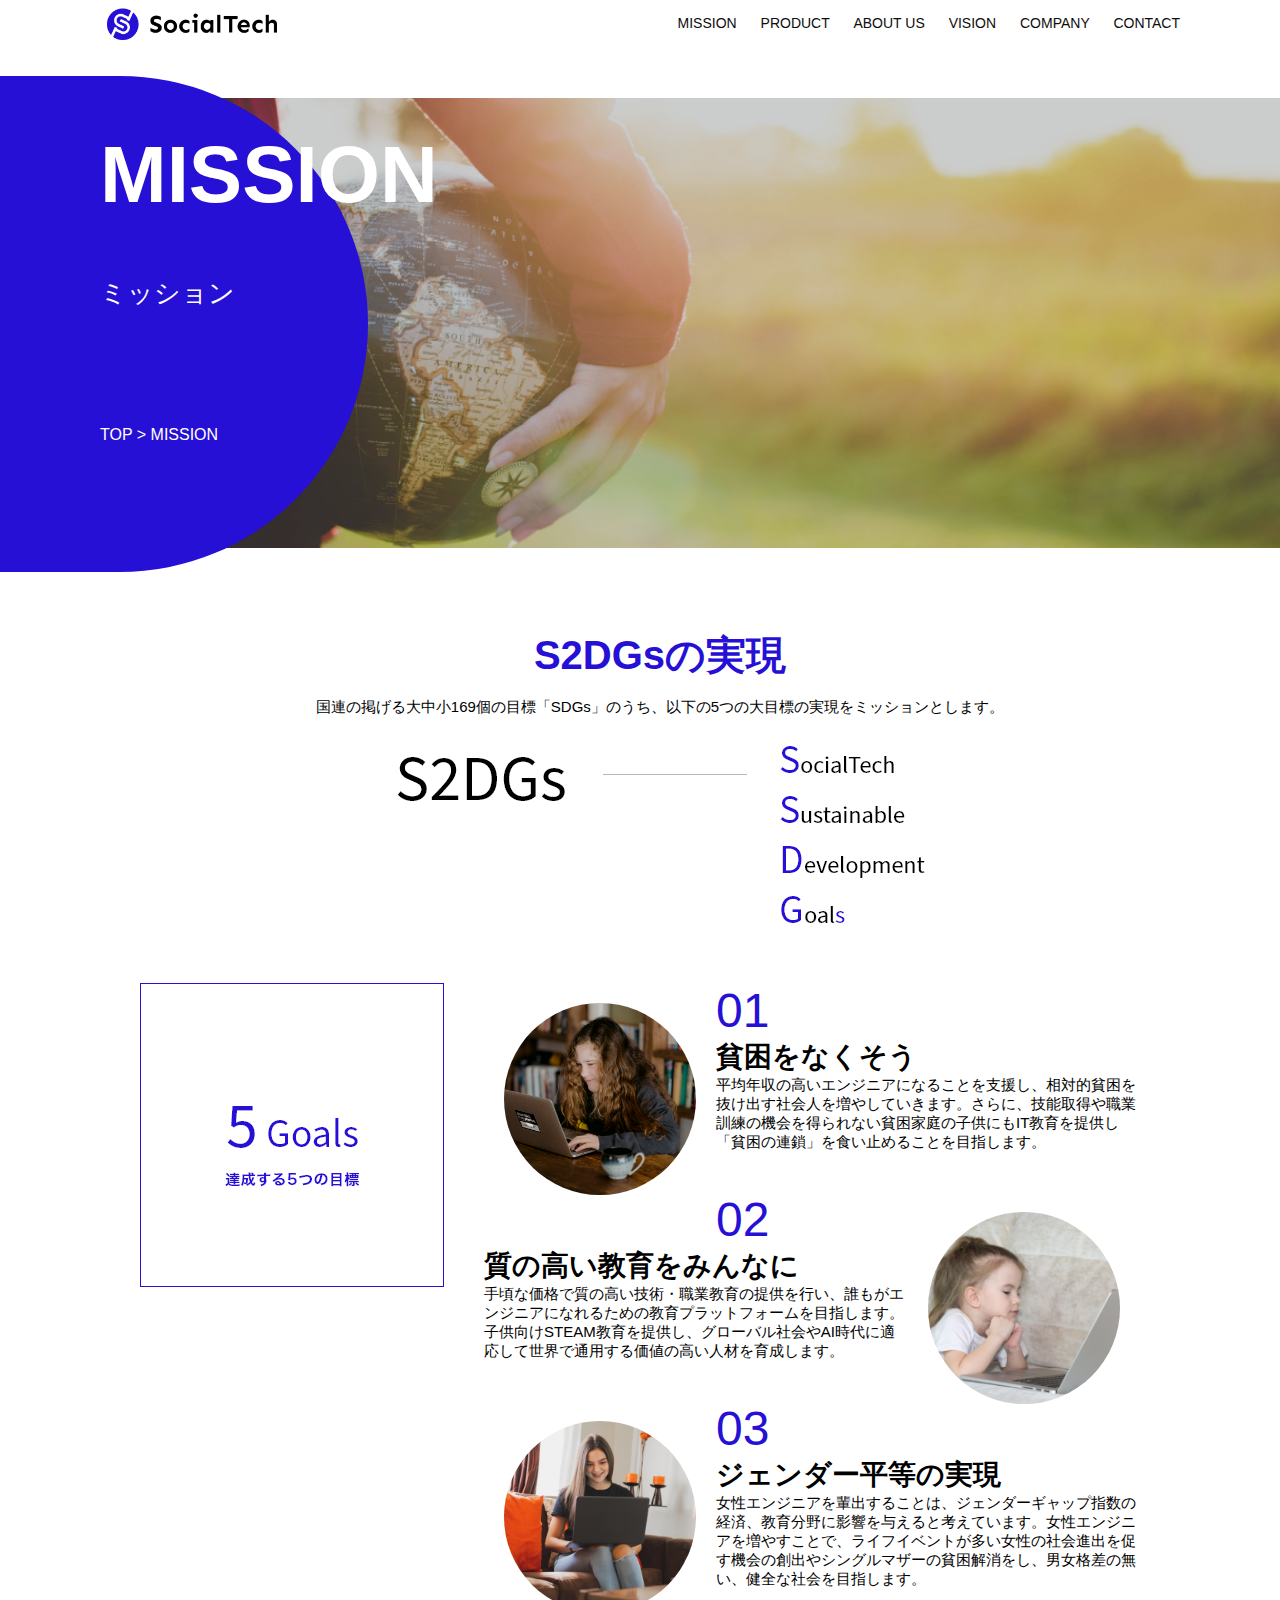
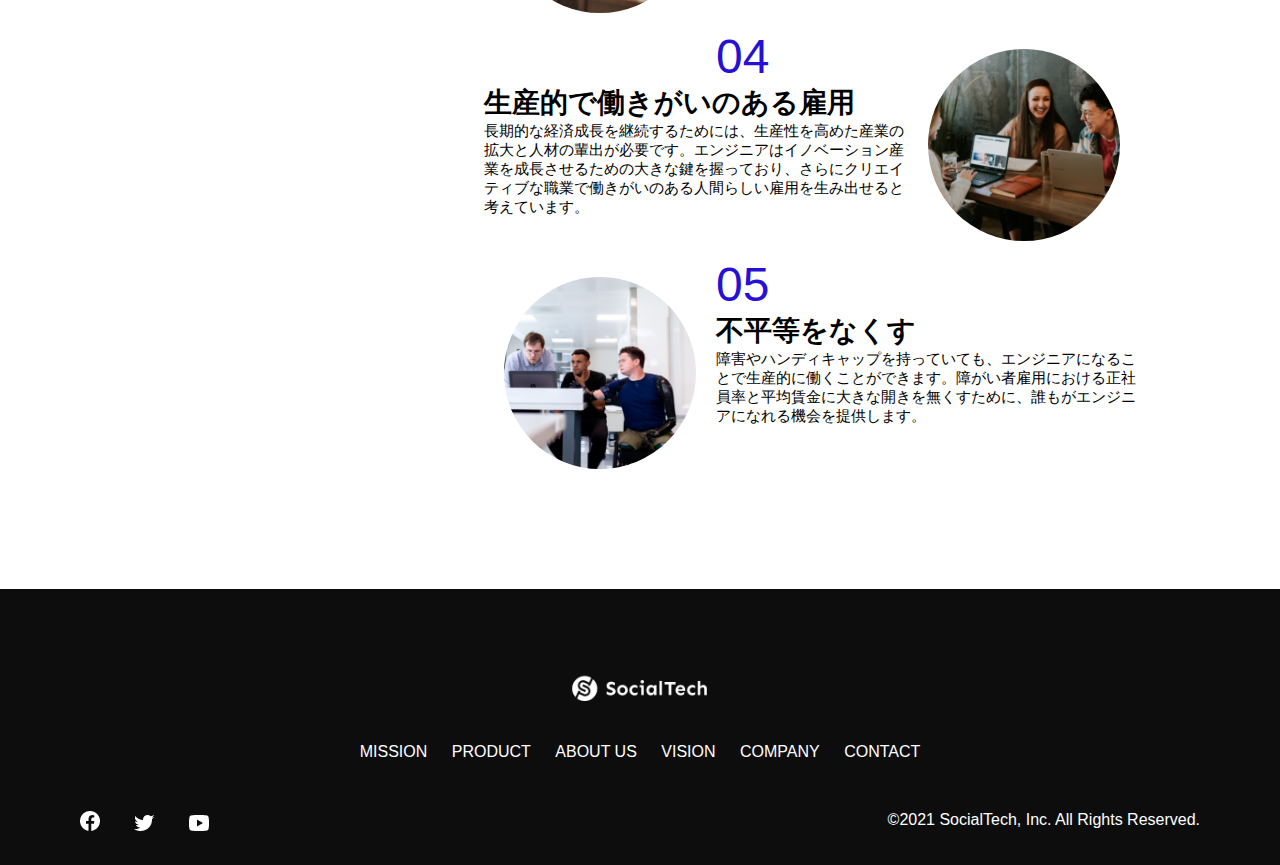
<file: mission.html>
<!DOCTYPE html>
<html>
  <head>
    <title>SocialTech - MISSION ミッション -</title>
    <meta charset="UTF-8">
    <meta name="description" content="SocialTechが目指す5つの目標（S2DGs）を紹介します">
    <meta name="viewport" content="width=device-width, initial-scale=1.0">
    <link rel="stylesheet" href="style.css">
  </head>

  <body>
    <!-- ヘッダー -->
    <header>
      <!-- ロゴ -->
      <a href="index.html" id="logo"><img src="images/logo.png" alt="トップページに戻る"></a>
    
      <!-- PC用ナビゲーション -->
      <nav id="nav-pc">
        <a href="mission.html">MISSION</a>
        <a href="product.html">PRODUCT</a>
        <a href="index.html#aboutus">ABOUT US</a>
        <a href="index.html#vision">VISION</a>
        <a href="index.html#company">COMPANY</a>
        <a href="index.html#contact">CONTACT</a>
      </nav>

      <!-- スマホ用メニューボタン -->
      <img id="menu-sp" src="images/button-menu.png" alt="ナビゲーションを開く" onclick="document.getElementById('nav-sp').style.display = 'block'">

      <!-- スマホ用ナビゲーション -->
      <nav id="nav-sp">
        <img id="close" src="images/button-close.png" alt="ナビゲーションを閉じる" onclick="document.getElementById('nav-sp').style.display = 'none'">
        <a id="logo-sp" href="index.html" onclick="document.getElementById('nav-sp').style.display = 'none'"><img
            src="images/logo-sp.png" alt="トップページに戻る"></a>
        <a class="menu" href="mission.html" onclick="document.getElementById('nav-sp').style.display = 'none'">MISSION</a>
        <a class="menu" href="product.html" onclick="document.getElementById('nav-sp').style.display = 'none'">PRODUCT</a>
        <a class="menu" href="index.html#aboutus" onclick="document.getElementById('nav-sp').style.display = 'none'">ABOUT
          US</a>
        <a class="menu" href="index.html#vision"
          onclick="document.getElementById('nav-sp').style.display = 'none'">VISION</a>
        <a class="menu" href="index.html#company"
          onclick="document.getElementById('nav-sp').style.display = 'none'">COMPANY</a>
        <a class="menu" href="index.html#contact"
          onclick="document.getElementById('nav-sp').style.display = 'none'">CONTACT</a>
        <div id="sns">
          <a href="https://www.facebook.com/sejuku2013"><img src="images/button-facebook.png" alt="Facebookのリンク"></a>
          <a href="https://twitter.com/samuraijuku"><img src="images/button-twitter.png" alt="Twitterのリンク"></a>
          <a href="https://www.youtube.com/channel/UCCFOQO5aDK0xXam4cUQXT8g"><img src="images/button-youtube.png" alt="YouTubeのリンク"></a>
        </div>
      </nav>
    </header>

    <main>
      <article>
        <section id="mission-main">
          <div id="mission-title">
            <h1>MISSION</h1>
            <span>ミッション</span>
            <div>TOP > MISSION</div>
          </div>
        </section>

        <div class="mission-wrap">
          <section id="mission-s2dgs">
            <h2 class="mission-h2">S2DGsの実現</h2>
            <p>国連の掲げる大中小169個の目標「SDGs」のうち、以下の5つの大目標の実現をミッションとします。</p>
            <img src="images/mission/mission-s2dgs.png" alt="S2DGs">
          </section>
          
          <section id="mission-5goals">
            <div>
              <img id="s2dgs-image" src="images/mission/mission-5goals.png" alt="5Goals">
            </div>
  
            <div>
              <div>
                <img class="fivegoals-image-left" src="images/mission/mission-5goals01.png" alt="PCを操作する女の子">
                <span class="fivegoals-number">01</span>
                <h3 class="fivegoals-h3">貧困をなくそう</h3>
                <p class="fivegoals-p">
                  平均年収の高いエンジニアになることを支援し、相対的貧困を抜け出す社会人を増やしていきます。さらに、技能取得や職業訓練の機会を得られない貧困家庭の子供にもIT教育を提供し「貧困の連鎖」を食い止めることを目指します。
                </p>
              </div>
  
              <div>
                <img class="fivegoals-image-right" src="images/mission/mission-5goals02.png" alt="PCを見つめる小さい女の子">
                <span class="fivegoals-number">02</span>
                <h3 class="fivegoals-h3">質の高い教育をみんなに</h3>
                <p class="fivegoals-p">
                  手頃な価格で質の高い技術・職業教育の提供を行い、誰もがエンジニアになれるための教育プラットフォームを目指します。子供向けSTEAM教育を提供し、グローバル社会やAI時代に適応して世界で通用する価値の高い人材を育成します。
                </p>
              </div>
  
              <div>
                <img class="fivegoals-image-left" src="images/mission/mission-5goals03.png" alt="PCを操作する女性">
                <span class="fivegoals-number">03</span>
                <h3 class="fivegoals-h3">ジェンダー平等の実現</h3>
                <p class="fivegoals-p">
                  女性エンジニアを輩出することは、ジェンダーギャップ指数の経済、教育分野に影響を与えると考えています。女性エンジニアを増やすことで、ライフイベントが多い女性の社会進出を促す機会の創出やシングルマザーの貧困解消をし、男女格差の無い、健全な社会を目指します。
                </p>
              </div>
      
              <div>
                <img class="fivegoals-image-right" src="images/mission/mission-5goals04.png" alt="笑顔で話し合う3人の男女">
                <span class="fivegoals-number">04</span>
                <h3 class="fivegoals-h3">生産的で働きがいのある雇用</h3>
                <p class="fivegoals-p">
                  長期的な経済成長を継続するためには、生産性を高めた産業の拡大と人材の輩出が必要です。エンジニアはイノベーション産業を成長させるための大きな鍵を握っており、さらにクリエイティブな職業で働きがいのある人間らしい雇用を生み出せると考えています。
                </p>
              </div>
      
              <div>
                <img class="fivegoals-image-left" src="images/mission/mission-5goals05.png" alt="障害を持つ男性が生き生きと働く様子">
                <span class="fivegoals-number">05</span>
                <h3 class="fivegoals-h3">不平等をなくす</h3>
                <p class="fivegoals-p">
                  障害やハンディキャップを持っていても、エンジニアになることで生産的に働くことができます。障がい者雇用における正社員率と平均賃金に大きな開きを無くすために、誰もがエンジニアになれる機会を提供します。
                </p>
              </div>
            </div>
          </section>
  
        </div>
      </article>

      <footer>
        <div id="footer-logo">
          <img src="images/logo-sp.png" alt="SocialTech">
        </div>
        <div id="footer-link">
          <a href="mission.html">MISSION</a>
          <a href="product.html">PRODUCT</a>
          <a href="index.html#aboutus">ABOUT US</a>
          <a href="index.html#vision">VISION</a>
          <a href="index.html#company">COMPANY</a>
          <a href="index.html#contact">CONTACT</a>
        </div>
        <div id="sns-footer">
          <a href="https://www.facebook.com/sejuku2013"><img src="images/button-facebook.png" alt="Facebookのリンク"></a>
          <a href="https://twitter.com/samuraijuku"><img src="images/button-twitter.png" alt="Twitterのリンク"></a>
          <a href="https://www.youtube.com/channel/UCCFOQO5aDK0xXam4cUQXT8g"><img src="images/button-youtube.png" alt="YouTubeのリンク"></a>
          <span id="copyright">&copy;2021 SocialTech, Inc. All Rights Reserved. </span>
        </div>
      </footer>

    </main>
  </body>
</html>
</file>
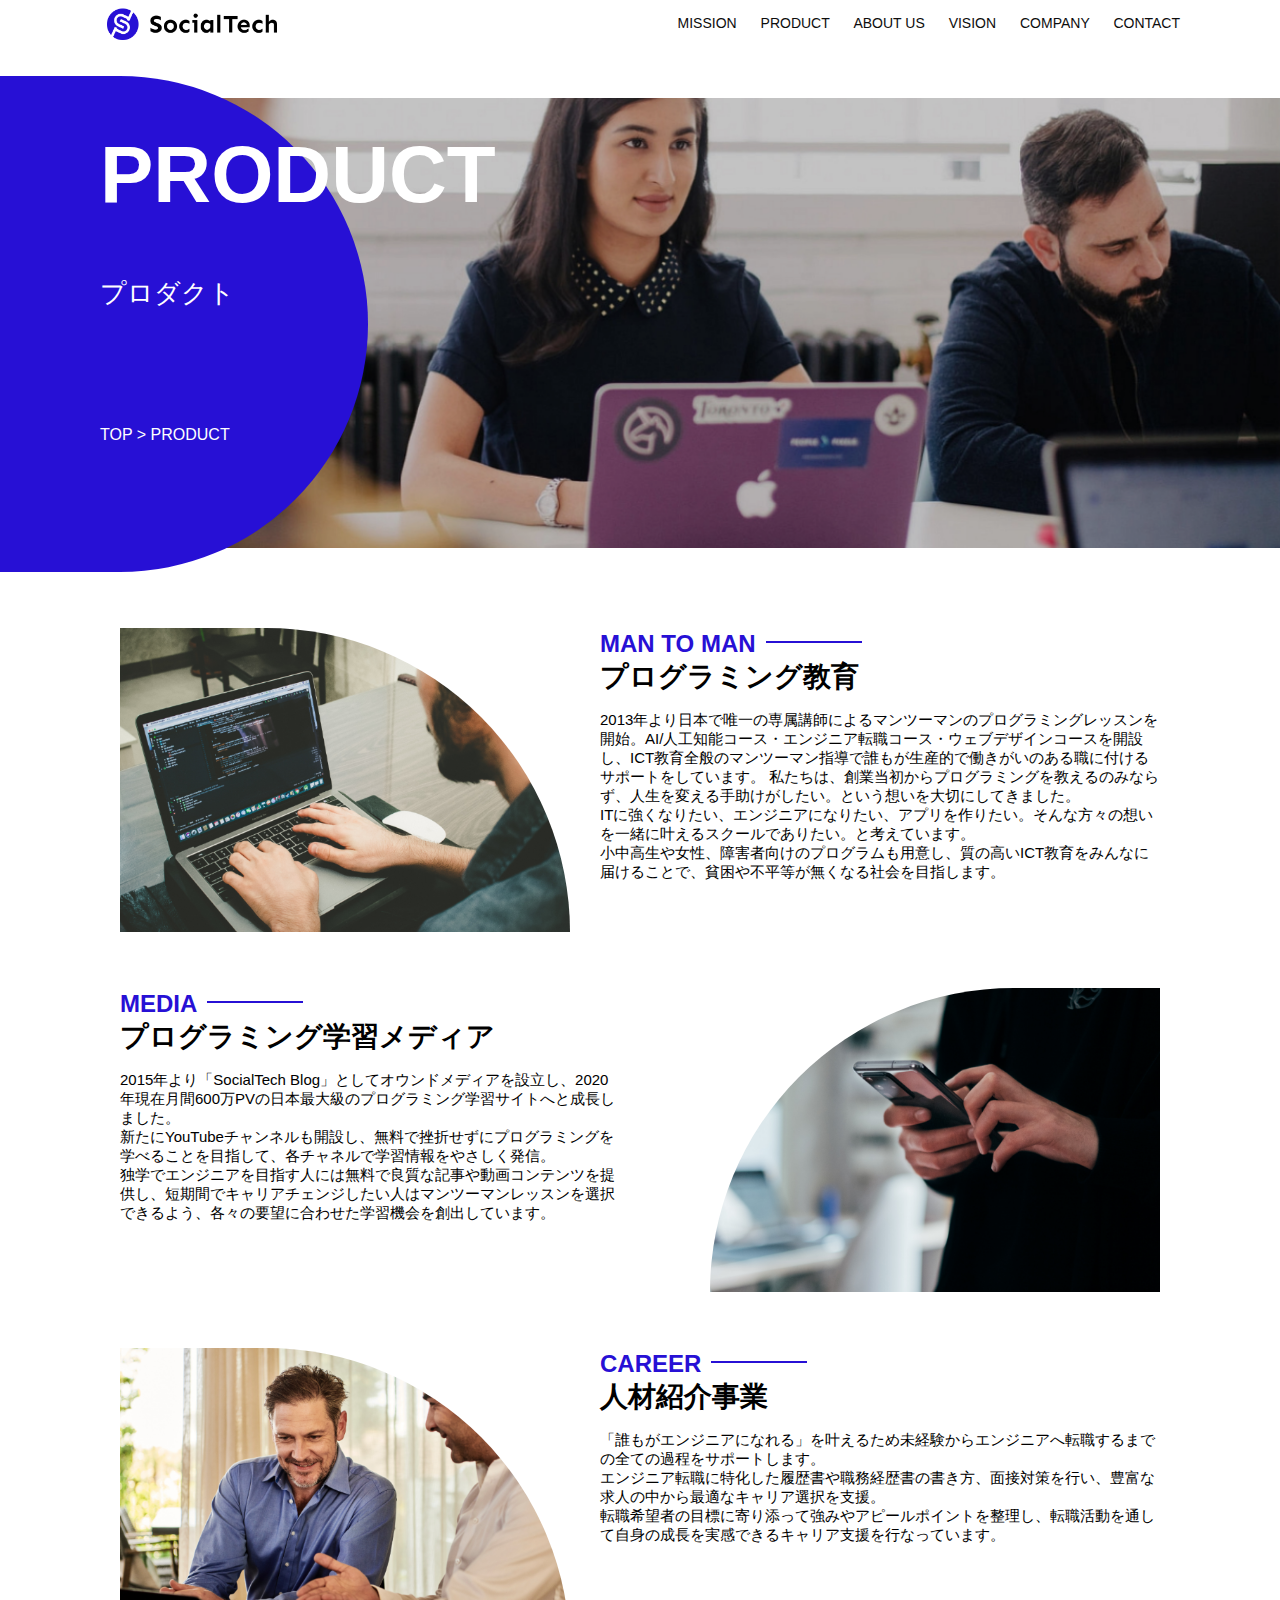
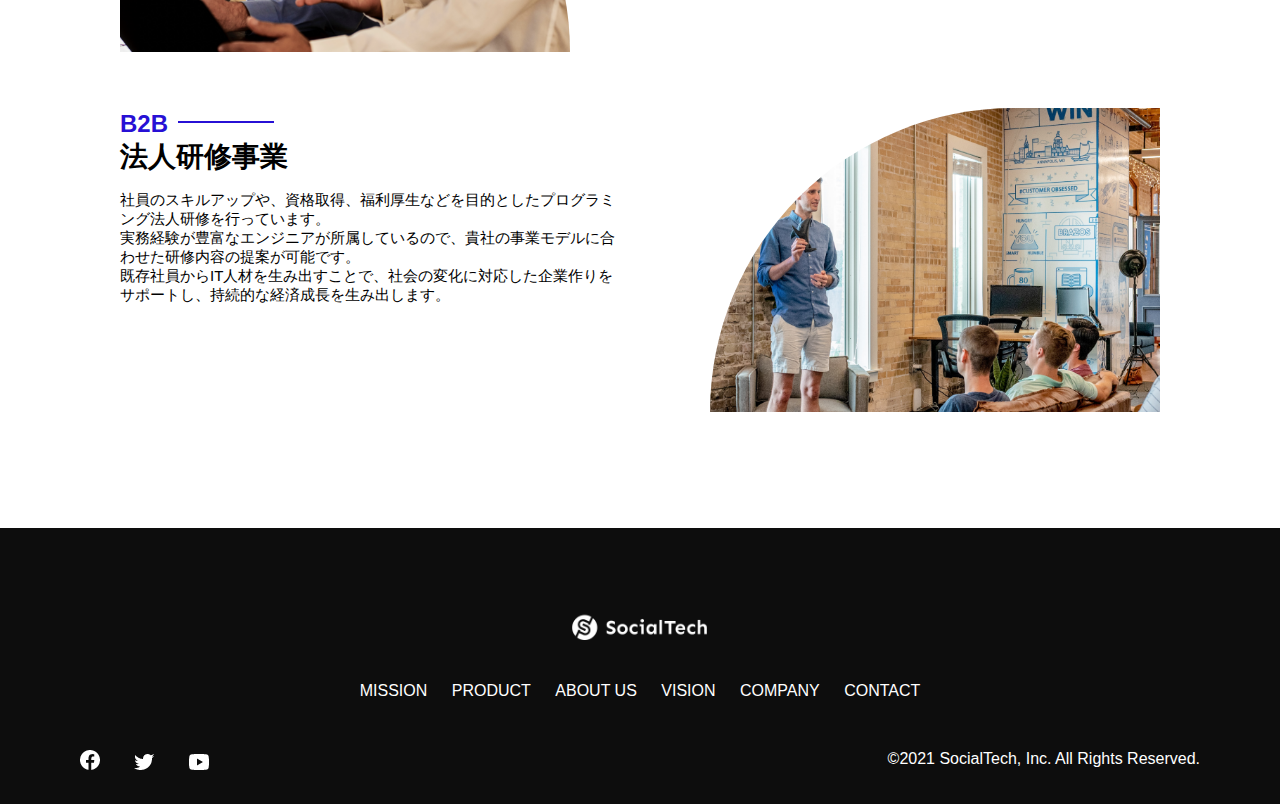
<file: product.html>
<!DOCTYPE html>
<html>
  <head>
    <title>SocialTech -PRODUCT プロダクト-</title>
    <meta charset="UTF-8">
    <meta name="description" content="SocialTechの4つのプロダクトを紹介します">
    <meta name="viewport" content="width=device-width, initial-scale=1.0">
    <link rel="stylesheet" href="style.css">
  </head>

  <body>
    <!-- ヘッダー -->
    <header>
      <!-- ロゴ -->
      <a href="index.html" id="logo"><img src="images/logo.png" alt="トップページに戻る"></a>
  
      <!-- PC用ナビゲーション -->
      <nav id="nav-pc">
        <a href="mission.html">MISSION</a>
        <a href="product.html">PRODUCT</a>
        <a href="index.html#aboutus">ABOUT US</a>
        <a href="index.html#vision">VISION</a>
        <a href="index.html#company">COMPANY</a>
        <a href="index.html#contact">CONTACT</a>
      </nav>

      <!-- スマホ用メニューボタン -->
      <img id="menu-sp" src="images/button-menu.png" alt="ナビゲーションを開く" onclick="document.getElementById('nav-sp').style.display = 'block'">

      <!-- スマホ用ナビゲーション -->
      <nav id="nav-sp">
        <img id="close" src="images/button-close.png" alt="ナビゲーションを閉じる" onclick="document.getElementById('nav-sp').style.display = 'none'">
        <a id="logo-sp" href="index.html" onclick="document.getElementById('nav-sp').style.display = 'none'"><img
            src="images/logo-sp.png" alt="トップページに戻る"></a>
        <a class="menu" href="mission.html" onclick="document.getElementById('nav-sp').style.display = 'none'">MISSION</a>
        <a class="menu" href="product.html" onclick="document.getElementById('nav-sp').style.display = 'none'">PRODUCT</a>
        <a class="menu" href="index.html#aboutus" onclick="document.getElementById('nav-sp').style.display = 'none'">ABOUT
          US</a>
        <a class="menu" href="index.html#vision"
          onclick="document.getElementById('nav-sp').style.display = 'none'">VISION</a>
        <a class="menu" href="index.html#company"
          onclick="document.getElementById('nav-sp').style.display = 'none'">COMPANY</a>
        <a class="menu" href="index.html#contact"
          onclick="document.getElementById('nav-sp').style.display = 'none'">CONTACT</a>
        <div id="sns">
          <a href="https://www.facebook.com/sejuku2013"><img src="images/button-facebook.png" alt="Facebookのリンク"></a>
          <a href="https://twitter.com/samuraijuku"><img src="images/button-twitter.png" alt="Twitterのリンク"></a>
          <a href="https://www.youtube.com/channel/UCCFOQO5aDK0xXam4cUQXT8g"><img src="images/button-youtube.png" alt="YouTubeのリンク"></a>
        </div>
      </nav>
    </header>

    <main>
      <article>
        <section id="product-main">
          <div id="product-title">
            <h1>PRODUCT</h1>
            <span>プロダクト</span>
            <div>TOP > PRODUCT</div>
          </div>
        </section>
        
        <div class="product-wrap">
          <section class="product-section1">
            <img src="images/product/product-mantoman.png" alt="PCでコードを書く男性">
            <div>
              <h2 class="product-h2">MAN TO MAN</h2>
              <h3 class="product-h3">プログラミング教育</h3>
              <p>
                2013年より日本で唯一の専属講師によるマンツーマンのプログラミングレッスンを開始。AI/人工知能コース・エンジニア転職コース・ウェブデザインコースを開設し、ICT教育全般のマンツーマン指導で誰もが生産的で働きがいのある職に付けるサポートをしています。
                私たちは、創業当初からプログラミングを教えるのみならず、人生を変える手助けがしたい。という想いを大切にしてきました。<br>ITに強くなりたい、エンジニアになりたい、アプリを作りたい。そんな方々の想いを一緒に叶えるスクールでありたい。と考えています。<br>小中高生や女性、障害者向けのプログラムも用意し、質の高いICT教育をみんなに届けることで、貧困や不平等が無くなる社会を目指します。
              </p>
            </div>
          </section>
  
          <section class="product-section2">
            <div>
              <h2 class="product-h2">MEDIA</h2>
              <h3 class="product-h3">プログラミング学習メディア</h3>
              <p>2015年より「SocialTech
                Blog」としてオウンドメディアを設立し、2020年現在月間600万PVの日本最大級のプログラミング学習サイトへと成長しました。<br>新たにYouTubeチャンネルも開設し、無料で挫折せずにプログラミングを学べることを目指して、各チャネルで学習情報をやさしく発信。<br>独学でエンジニアを目指す人には無料で良質な記事や動画コンテンツを提供し、短期間でキャリアチェンジしたい人はマンツーマンレッスンを選択できるよう、各々の要望に合わせた学習機会を創出しています。
              </p>
            </div>
            <img src="images/product/product-media.png" alt="スマートフォンを操作する人">
          </section>
  
          <section class="product-section1">
            <img src="images/product/product-career.png" alt="笑顔で話し合う2人の男性">
            <div>
              <h2 class="product-h2">CAREER</h2>
              <h3 class="product-h3">人材紹介事業</h3>
              <p>
                「誰もがエンジニアになれる」を叶えるため未経験からエンジニアへ転職するまでの全ての過程をサポートします。<br>エンジニア転職に特化した履歴書や職務経歴書の書き方、面接対策を行い、豊富な求人の中から最適なキャリア選択を支援。<br>転職希望者の目標に寄り添って強みやアピールポイントを整理し、転職活動を通して自身の成長を実感できるキャリア支援を行なっています。<br>
              </p>
            </div>
          </section>
  
          <section class="product-section2">
            <div>
              <h2 class="product-h2">B2B</h2>
              <h3 class="product-h3">法人研修事業</h3>
              <p>
                社員のスキルアップや、資格取得、福利厚生などを目的としたプログラミング法人研修を行っています。<br>実務経験が豊富なエンジニアが所属しているので、貴社の事業モデルに合わせた研修内容の提案が可能です。<br>既存社員からIT人材を生み出すことで、社会の変化に対応した企業作りをサポートし、持続的な経済成長を生み出します。
              </p>
            </div>
            <img src="images/product/product-b2b.png" alt="講演中の男性とそれを聴く人々">
          </section> 
        </div>
      </article>

      <footer>
        <div id="footer-logo">
          <img src="images/logo-sp.png" alt="SocialTech">
        </div>
        <div id="footer-link">
          <a href="mission.html">MISSION</a>
          <a href="product.html">PRODUCT</a>
          <a href="index.html#aboutus">ABOUT US</a>
          <a href="index.html#vision">VISION</a>
          <a href="index.html#company">COMPANY</a>
          <a href="index.html#contact">CONTACT</a>
        </div>
        <div id="sns-footer">
          <a href="https://www.facebook.com/sejuku2013"><img src="images/button-facebook.png" alt="Facebookのリンク"></a>
          <a href="https://twitter.com/samuraijuku"><img src="images/button-twitter.png" alt="Twitterのリンク"></a>
          <a href="https://www.youtube.com/channel/UCCFOQO5aDK0xXam4cUQXT8g"><img src="images/button-youtube.png" alt="YouTubeのリンク"></a>
          <span id="copyright">&copy;2021 SocialTech, Inc. All Rights Reserved. </span>
        </div>
      </footer>
    </main>
  </body>
</html>
</file>
<file: style.css>
/* PC、スマホ共通スタイル */
  body {
    font-family: "Source Sans Pro", "Hiragino Kaku Gothic ProN", Meiryo, Arial, sans-serif;
    margin: 0;
  }
  
  p {
    font-size: 15px;
  }

  /* PC用のスタイル  */
@media screen and (min-width: 768px) {

  /*===================
    PC用カルーセル設定
    ===================*/
  .carousel {
    max-width: 1080px;
    min-width: 960px;
    margin: 0 auto;
  }

  .carouselImg {
    width: 100%;
  }
  
  

  /*===================
    ヘッダー
    ===================*/
  header {
    max-width: 1080px;
    min-width: 960px;
    margin: 0 auto;
    display: flex;
    justify-content: space-between;
  }

  /* ナビゲーションのレイアウト */
  #nav-pc {
    font-size: 14px;
    padding-top: 15px;
  }
  
  /* ナビゲーションのリンクの装飾設定 */
  #nav-pc > a {
    text-decoration: none;
    margin-left: 20px;
  }
  #nav-pc > a:link {
    color: #0d0d0d;
  }
  #nav-pc > a:visited {
    color: #0d0d0d;
  }
  #nav-pc > a:hover {
    color: #0d0d0d;
    text-decoration: underline;
  }
  #nav-pc > a:active {
    color: #0d0d0d;
  }

  /* スマホ用ナビを非表示 */
  #nav-sp,
  #menu-sp {
    display: none;
  }

  /* 見出し */
  h2 {
    margin: 40px 0 0 0;
  }
  
  h2::after {
    content: url("images/line.png");
    margin-left: 10px;
  }
  
  h3 {
    font-size: 27px;
  }
  


  /*===================
    ミッション
    ===================*/
  #mission {
    max-width: 1080px;
    min-width: 960px;
    margin: 80px auto;
    width: 100%;
  }
  
  #mission-flex {
    width: 100%;
    display: flex;
  }

  #mission-flex > div {
    width: 50%;
    margin: 20px;
  }
  
  #mission-photo {
    width: 100%;
  }
  
  #s2dgs {
    margin-top: 50px;
    width: 100%;
  }



  /*===================
    プロダクト
    ===================*/
  #product {
    max-width: 1080px;
    min-width: 960px;
    background-color: #fafafa;
    margin: 80px auto;
    padding: 10px 40px 0px 40px;
  }

  /* 外枠 */
  #product > div {
    margin-top: 40px;
    display: flex;
  }

  /* 左のカラム */
  #product-left {
    width: 50%;
    margin-right: 20px;
  }

  /* 右のカラム */
  #product-right {
    width: 50%;
    margin-left: 20px;
    margin-top: 80px;
  }

  /* 画像＋説明の枠 */
  #product-left > div {
    position: relative;
    height: 480px;
    margin-right: 20px;
  }

  #product-right > div {
    position: relative;
    height: 480px;
    margin-left: 20px;
  }

  /* 画像 */
  .product-photo {
    width: 100%;
  }

  /* 説明文の枠 */
  .product-explain {
    background-color: #ffffff;
    position: absolute;
    left: 0;
    top: 280px;
    margin: 0 40px 0 40px;
    padding: 20px;
    box-shadow: 5px 5px 10px rgba(0, 0, 0, 0.05);
  }

  /* 説明文の英語 */
  .product-explain > span {
    color: #2710d5;
    font-weight: bold;
    font-size: 16px;
    margin: 0;
  }

  /* 説明文の見出し */
  .product-explain > h3 {
    font-size: 20px;
    margin: 5px 0 5px 0;
  }

  /* 説明文 */
  .product-explain > p {
    font-size: 14px;
    margin: 0;
  }

  /* 「もっとみる」ボタン */
  #product-more {
    margin: 0 auto -42px auto;
  }



  /*===================
    ABOUT US
    ===================*/
  #aboutus {
    max-width: 1080px;
    min-width: 960px;
    margin: 0 auto;
  }
  
  /* 3つの組織文化と画像を入れる枠 */
  #aboutus > div {
    display: flex;
  }

  /* 画像 */
  .culture-img {
    width: 100%;
    align-self: flex-start;
  }
  
  .culture-img2 {
    margin-top: 50px;
    width: 100%;
  }

  /* 3つの組織文化の表 */
  .culture-table {
    margin-right: 50px;
  }

  /* 番号 */
  .culture-num {
    font-size: 80px;
    color: #2710d5;
    margin: 0 20px 0 0;
  }
  
  /* 組織文化英語 */
  .culture-en {
    color: #2710d5;
    font-weight: bold;
    font-size: 24px;
    display: block;
  }
  
  /* 組織文化日本語 */
  .culture-jp {
    font-size: 28px;
    font-weight: bold;
  }
  
  /* 説明文 */
  .culture-description {
    margin: 0;
  }



  /*===================
    VISION
    ===================*/
  #vision {
    max-width: 1080px;
    min-width: 960px;
    margin: 0 auto;
  }
  
  /* セクション内の外枠 */
  #vision > div {
    width: 100%;
    display: flex;
    justify-content: space-between;
    flex-wrap: wrap;
  }
  
  /* 7つの行動指針の枠 */
  .vision-box {
    width: 300px;
    height: 300px;
    margin-bottom: 30px;
    position: relative;
  }

  .vision-box > img {
    width: 100%;
    height: auto;
    position: absolute;
    top: 0;
    left: 0;
    z-index: 30;
  }
  
  .vision-box > span {
    position: absolute;
    top: 0;
    left: 0;
    z-index: 31;
    margin-right: 20px;
  }
  
  .vision-box > span > h4 {
    color: #2710d5;
    font-size: 19px;
    margin: 80px 0 0 0;
  }
  
  .vision-box > span > h4::first-letter {
    font-size: 40px;
  }
  
  .vision-box > span > h5 {
    font-size: 20px;
    margin: 0 0 0 0;
  }
  
  .vision-box > span > p {
    margin: 10px 0 0 0;
  }



  /*===================
    会社概要
    ===================*/
    #company {
    max-width: 1080px;
    min-width: 960px;
    margin: 80px auto;
  }

  #company-table {
    width: 100%;
  }
 
  .tableheader {
    text-align: left;
    padding: 20px;
    border-bottom-color: #2710d5;
    border-bottom-width: 1px;
    border-bottom-style: solid;
    width: 100px;
  }
 
  .tableheader-first {
    text-align: left;
    padding: 20px;
    border-bottom-color: #2710d5;
    border-bottom-width: 1px;
    border-bottom-style: solid;
    border-top-color: #2710d5;
    border-top-width: 1px;
    border-top-style: solid;
    width: 100px;
  }
 
  .cell {
    padding: 30px;
    border-bottom-color: #ececec;
    border-bottom-width: 1px;
    border-bottom-style: solid;
  }
 
  .cell-first {
    padding: 30px;
    border-bottom-color: #ececec;
    border-bottom-width: 1px;
    border-bottom-style: solid;
    border-top-color: #ececec;
    border-top-width: 1px;
    border-top-style: solid;
  }

  #company > iframe {
    width: 100%;
    height: 368px;
    margin-top: 40px;
  }



  /*===================
    お問い合わせ
    ===================*/
  #contact {
    max-width: 1080px;
    min-width: 960px;
    margin: 80px auto;
  }
  
  /* 外枠 */
  #contact > form > div {
    display: flex;
    flex-direction: row;
    flex-wrap: wrap;
    padding-bottom: 30px;
  }

  /* 左列の見出し */
  .contact-heading {
    width: 240px;
    align-self: center;
  }
  /* 見出しのラベル */
  .contact-label {
    font-weight: bold;
  }
  /* 必須 */
  .contact-span {
    color: #ce2222;
    margin: 0 0 0 20px;
    font-weight: bold;
  }

  /* テキストボックス */
  .contact-textbox {
    border-top: 0;
    border-left: 0;
    border-right: 0;
    border-bottom-width: 1px;
    border-bottom-color: #707070;
    border-bottom-style: solid;
    background-color: #fafafa;
    width: 400px;
    height: 56px;
    padding-left: 12px;
    padding-right: 12px;
  }
  /* お問い合わせ内容のテキストエリア */
  .contact-textarea {
    border-top: 0;
    border-left: 0;
    border-right: 0;
    border-bottom-width: 1px;
    border-bottom-color: #707070;
    border-bottom-style: solid;
    background-color: #fafafa;
    width: 400px;
    height: 200px;
    padding: 12px;
  }



  /*===================
    フッター
    ===================*/
  footer {
    background-color: #0d0d0d;
    text-align: center;
    padding: 80px 80px 30px 80px;
  }
  
  #footer-logo {
    margin-bottom: 30px;
  }

  #footer-link {
    margin-bottom: 50px;
  }
  #footer-link > a {
    text-decoration: none;
    margin: 10px;
  }
  #footer-link > a:link {
    color: #ffffff;
  }
  #footer-link > a:visited {
    color: #ffffff;
  }
  #footer-link > a:hover {
    color: #ffffff;
    text-decoration: underline;
  }
  #footer-link > a:active {
    color: #ffffff;
  }

  #sns-footer {
    text-align: left;
    width: 100%;
  }
 
  #sns-footer > a {
    margin-right: 30px;
  }
  
  #copyright {
    color: #ffffff;
    float: right;
  }



  /*===================
    ケース
    ===================*/
  #cases {
    max-width: 1080px;
    min-width: 960px;
    margin: 80px auto;
    width: 100%;
  }

  #cases > ul {
    display: flex;
    list-style: none;
    justify-content: center;
  }

  #cases > ul > li {
    width: 33%;
    margin: 20px;
  }

  .case-card {
    background-color: #ffffff;
    height: 400px;
    box-shadow: 5px 5px 15px rgba(0, 0, 0, 0.2);
  }

  .case-img {
    width: 100%;
  }

  .case-info {
    padding: 10px 20px;
  }

  .case-name {
    color: #2710d5;
    font-size: 19px;
  }

  .case-content {
    font-size: 14px;
  }



  /*===================
    ミッションページ
    ===================*/
  .mission-wrap {
    max-width: 1080px;
    min-width: 960px;
    margin: 80px auto;
  }

  #mission-main {
    height: 450px;
    width: 100%;
    margin-top: 46px;
    background-image: url("images/mission/mission-main.png");
    background-size: cover;
    background-repeat: no-repeat;
    background-position-y: center;
    position: relative;
  }

  #mission-title {
    background-color: #2710d5;
    width: 368px;
    color: #ffffff;
    height: 496px;
    border-radius: 0 248px 248px 0;
    position: absolute;
    top: -5%;
  }

  #mission-title > h1 {
    position: absolute;
    top: 0;
    left: 100px;
    font-size: 80px;
  }

  #mission-title > span {
    position: absolute;
    top: 200px;
    left: 100px;
    font-size: 26px;
  }

  #mission-title > div {
    position: absolute;
    top: 350px;
    left: 100px;
    font-size: 16px;
  }

  #mission-s2dgs {
    width: 100%;
    margin: 20px;
    text-align: center;
  }

  .mission-h2 {
    color: #2710d5;
    font-size: 40px;
  }

  .mission-h2::after {
    content: none;
  }

  #mission-5goals {
    margin: 20px;
    display: flex;
  }

  #mission-5goals > div {
    flex-grow: 1;
    padding: 20px;
  }

  #mission-5goals > div > div {
    margin-bottom: 40px;
  }

  .fivegoals-image-right {
    float: right;
    margin: 20px;
  }

  .fivegoals-image-left {
    float: left;
    margin: 20px;
  }

  .fivegoals-number {
    color: #2710d5;
    font-size: 48px;
    margin: 0;
  }

  .fivegoals-h3 {
    font-size: 28px;
    margin: 0;
  }

  .fivegoals-p {
    margin: 0;
  }





  /*===================
    プロダクトページ
    ===================*/
  .product-wrap {
    max-width: 1080px;
    min-width: 960px;
    margin: 80px auto;
  }

  #product-main {
    height: 450px;
    width: 100%;
    margin-top: 46px;
    margin-bottom: 40px;
    background-image: url("images/product/product-main.png");
    background-repeat: no-repeat;
    background-position-y: center;
    background-size: cover;
    position: relative;
  }

  #product-title {
    background-color: #2710d5;
    width: 368px;
    color: #ffffff;
    height: 496px;
    border-radius: 0 248px 248px 0;
    position: absolute;
    top: -5%;
  }
  #product-title > h1 {
    position: absolute;
    top: 0;
    left: 100px;
    font-size: 80px;
  }

  #product-title > span {
    position: absolute;
    top: 200px;
    left: 100px;
    font-size: 26px;
  }

  #product-title > div {
    position: absolute;
    top: 350px;
    left: 100px;
    font-size: 16px;
  }

  /* セクション1 */
  .product-section1 {
    position: relative;
    margin: 20px;
    height: 340px;
  }

  .product-section1 > img {
    position: absolute;
    top: 0;
    left: 0;
    width: 450px;
    margin: 0 40px 30px 0;
    border-radius: 0 432px 0 0;
  }

  .product-section1 > div {
    position: absolute;
    top: 0;
    left: 480px;
  }

  /* セクション2 */
  .product-section2 {
    position: relative;
    margin: 20px;
    height: 340px;
  }

  .product-section2 > img {
    position: absolute;
    top: 0;
    right: 0;
    width: 450px;
    margin: 0 0 30px 40px;
    border-radius: 432px 0 0 0;
  }

  .product-section2 > div {
    width: 500px;
    position: absolute;
    top: 0;
    left: 0;
  }

  .product-h2 {
    color: #2710d5;
    font-size: 24px;
    margin: 0;
  }

  .product-h3 {
    font-size: 28px;
    margin: 0;
  }

}











  /*====================
  スマートフォン用のスタイル
  =====================*/
@media screen and (max-width: 767px) {
  /* スマホ用カルーセル設定 */
  .carousel {
    width: 375px;
    margin: 0 auto 0 auto;
  }

  .carouselImg {
    width: 375px;
  }

  body {
    min-width: 375px;
    margin: 0;
  }

  /* PC用ナビゲーション非表示 */
  #nav-pc {
    display: none;
  }

  /* ハンバーガーメニュー */
  #menu-sp {
    position: absolute;
    top: 0px;
    right: 0px;
  }

  /* スマホ用ナビゲーションの表示切替 */
  /* 初期状態、レイアウトと非表示設定 */
  #nav-sp {
    background-color: #2710d5;
    position: absolute;
    left: 0;
    top: 0;
    height: 100%;
    width: 100%;
    display: none;
    z-index: 100;
  }

  /* ×ボタン */
  #close {
    position: absolute;
    top: 20px;
    right: 20px;
  }

  /* ナビゲーションメニュー用ロゴ */
  #logo-sp {
    margin: 80px 0 30px 20px;
  }

  /* ナビゲーションのリンクの装飾設定 */
  #nav-sp > a {
    display: block;
  }
  #nav-sp > a:link {
    color: #ffffff;
  }
  #nav-sp > a:visited {
    color: #ffffff;
  }
  #nav-sp > a:hover {
    color: #ffffff;
    text-decoration: underline;
  }
  #nav-sp > a:active {
    color: #ffffff;
  }
  #nav-sp > .menu {
    text-decoration: none;
    display: block;
    margin: 0 20px 0 20px;
    height: 44px;
    font-size: 16px;
    background-image: url("images/arrow.png");
    background-repeat: no-repeat;
    background-position: right top;
  }

  #sns {
    position: absolute;
    bottom: 20px;
    left: 20px;
  }
  #sns > a {
    margin-right: 30px;
  }

  /* メインビジュアル */
  #main-visual {
    position: relative;
    height: 470px;
    width: 100%;
    overflow: hidden;
  }

  #main-visual > div {
    position: absolute;
    top: 0;
    left: 0;
    background-color: #2710d5;
    color: white;
    border-radius: 0 0 476px 0;
    text-align: center;
    height: 280px;
    width: 100%;
    z-index: 11;
  }

  #main-visual > div > h1 {
    font-size: 28px;
    margin: 90px 0 0 0;
  }

  #main-visual > div > p {
    margin: 0;
  }

  #main-visual > img {
    width: 100%;
    border-radius: 476px 0 0 0;
    z-index: 10;
    position: absolute;
    bottom: 0;
    right: 0;
  }

  /* 見出し */
  h2::after {
    content: url("images/line.png");
    margin-left: 10px;
  }

  h3 {
    font-size: 24px;
    margin: 10px 0 0 0;
  }

  /* ミッション */
  #mission {
    margin: 20px;
  }

  #mission-photo {
    width: 100%;
  }

  #s2dgs {
    width: 100%;
  }

   /* プロダクト */
   #product {
    background-color: #fafafa;
    padding-top: 10px;
  }

  #product h2 {
    margin-left: 20px;
  }
  /* 外枠 */
  /* 左右のカラム　スマホでは縦並び */
  #product-left,
  #product-right {
    margin-right: 20px;
    margin-left: 20px;
  }

   /* 画像＋説明の枠 */
   #product-left > div,
   #product-right > div {
     position: relative;
     height: 540px;
   }
 
  /* 説明文の枠 */
  .product-explain {
    background-color: #ffffff;
    position: absolute;
    left: 0;
    bottom: 50px;
    padding: 20px;
    box-shadow: 5px 5px 10px rgba(0, 0, 0, 0.05);
  }

  .product-explain > span {
    color: #2710d5;
    font-weight: bold;
    font-size: 16px;
    margin: 0px;
  }

  .product-explain > h3 {
    margin: 10px 0 10px 0;
  }

  /* 画像 */
  .product-photo {
    width: 100%;
  }

  #product-more > img {
    margin: 0 0 -42px 20px;
  }

  /* ABOUT US */
  #aboutus {
    margin: 80px 20px 80px 20px;
  }

  #aboutus > div {
    display: flex;
    flex-direction: column;
  }

  .culture-table {
    width: 100%;
    padding-right: 20px;
    order: 2;
  }
  .culture-img {
    width: 100%;
    order: 1;
  }

  .culture-img2 {
    width: 100%;
  }

  .culture-num {
    font-size: 80px;
    color: #2710d5;
  }

  .culture-en {
    color: #2710d5;
    font-weight: bold;
    font-size: 24px;
    display: block;
  }

  .culture-jp {
    display: block;
  }

  .culture-description {
    margin: 0;
  }

  /* ビジョン */
  #vision {
    margin: 80px 20px 80px 20px;
  }

  .vision-box {
    width: 300px;
    height: 300px;
    margin-bottom: 30px;
    position: relative;
  }

  .vision-box > img {
    width: 100%;
    height: auto;
    position: absolute;
    top: 0;
    left: 0;
    z-index: 30;
  }

  .vision-box > span {
    position: absolute;
    top: 0;
    left: 0;
    z-index: 31;
    margin-right: 20px;
  }

  .vision-box > span > h4 {
    color: #2710d5;
    font-size: 19px;
    margin: 60px 0 0 0;
  }

  .vision-box > span > h5 {
    font-size: 20px;
    margin: 0 0 0 0;
  }
  .vision-box > span > p {
    margin: 10px 0 0 0;
  }

  /* 会社概要 */
  #company {
    margin: 0 20px 0 20px;
  }

  #company > h3 {
    margin-bottom: 20px;
  }

  #company > table {
    width: 100%;
  }

  .tableheader-first {
    text-align: left;
    padding: 20px;
    border-bottom-color: #2710d5;
    border-bottom-width: 1px;
    border-bottom-style: solid;
    border-top-color: #2710d5;
    border-top-width: 1px;
    border-top-style: solid;
    width: 50px;
  }
  .tableheader {
    text-align: left;
    padding: 20px;
    border-bottom-color: #2710d5;
    border-bottom-width: 1px;
    border-bottom-style: solid;
    width: 50px;
  }

  .cell {
    padding: 20px;
    border-bottom-color: #ececec;
    border-bottom-width: 1px;
    border-bottom-style: solid;
  }
  .cell-first {
    padding: 20px;
    border-bottom-color: #ececec;
    border-bottom-width: 1px;
    border-bottom-style: solid;
    border-top-color: #ececec;
    border-top-width: 1px;
    border-top-style: solid;
  }

  #company > iframe {
    width: 100%;
    height: 240px;
    margin: 40px 0 0 0;
  }

  /* お問い合わせ */
  #contact {
    margin: 80px 20px 80px 20px;
  }

  #contact > h3 {
    margin-bottom: 20px;
  }

  #contact > form > div {
    margin-bottom: 20px;
  }

  .contact-heading {
    margin-bottom: 20px;
  }

   /* ラベル */
   .contact-label {
    font-weight: bold;
  }

  /* 必須 */
  .contact-span {
    color: #ce2222;
    margin: 0 0 0 20px;
    font-weight: bold;
  }

  .contact-textbox {
    height: 56px;
    border-top: 0;
    border-left: 0;
    border-right: 0;
    background-color: #fafafa;
    border-bottom-color: #707070;
    border-bottom-width: 1px;
    border-style: solid;
    min-width: 300px;
    width: 100%;
  }

  .contact-textarea {
    height: 150px;
    border-top: 0;
    border-left: 0;
    border-right: 0;
    background-color: #fafafa;
    width: 100%;
  }

  .radiobutton {
    margin-bottom: 20px;
  }

  .radiobutton + label::after {
    content: "\A";
    white-space: pre;
  }

  /* フッター */
  footer {
    background-color: #0d0d0d;
    padding: 30px 20px 50px 20px;
  }

  #footer-logo {
    margin-bottom: 30px;
  }

  #footer-link {
    margin-bottom: 50px;
  }
  #footer-link > a {
    text-decoration: none;
    margin: 0 20px 30px 0;
    display: block;
    background-image: url("images/arrow.png");
    background-repeat: no-repeat;
    background-position: right top;
  }
  #footer-link > a:link {
    color: #ffffff;
  }
  #footer-link > a:visited {
    color: #ffffff;
  }
  #footer-link > a:hover {
    color: #ffffff;
    text-decoration: underline;
  }
  #footer-link > a:active {
    color: #ffffff;
  }

  #sns-footer > a {
    margin-right: 30px;
}

  #copyright {
    font-size: 12px;
    display: block;
    margin-top: 30px;
    color: #ffffff;
  }

  /* CASES */
  #cases {
    background-color: #fafafa;
    padding-top: 10px;
    padding-bottom: 10px;
    padding-right: 30px;
    margin-right: 20px;
    margin-left: 20px;
  }

  #cases h2 {
    margin-left: 20px;
  }

  #cases>ul {
    list-style: none;
    display: flex;
    flex-flow: column;
    }

  #cases>ul>li {
    margin: 10px auto;
  }

/* カード */
.case-card {
  background-color: #ffffff;
  min-height: 400px;
  box-shadow: 5px 5px 15px rgba(0, 0, 0, 0.2);
}

  /* 画像 */
  .case-img {
    width: 100%;
  }

  /* テキスト情報 */
  .case-info {
    padding: 10px 20px 10px 20px;
    margin-bottom: 20px;
  }

  .case-name {
    color: #2710d5;
    font-size: 19px;
  }

  .case-content {
    font-size: 14px;
}

    /* mission.html用スタイル */
    /* ミッションのメインビジュアル */
    #mission-main {
    height: 256px;
    width: 100%;
    background-image: url("images/mission/mission-main.png");
    background-repeat: no-repeat;
    background-position-y: center;
    background-size: auto 208px;
  }

  #mission-title {
    background-color: #2710d5;
    width: 136px;
    color: #ffffff;
    height: 256px;
    border-radius: 0 248px 248px 0;
    position: relative;
  }
  #mission-title > h1 {
    position: absolute;
    top: 0;
    left: 20px;
    font-size: 40px;
  }

  #mission-title > span {
    position: absolute;
    top: 110px;
    left: 20px;
    font-size: 18px;
  }

  #mission-title > div {
    position: absolute;
    top: 180px;
    left: 20px;
    font-size: 13px;
  }

   /* ミッションページ　S2DGSの設定 */
   #mission-s2dgs {
    margin: 20px;
  }

  .mission-h2 {
    color: #2710d5;
    font-size: 38px;
    margin: 0px;
  }

  .mission-h2::after {
    content: none;
  }

  #mission-s2dgs > img {
    width: 100%;
  }

   /* ミッションページ　5Goalsの設定 */
   #mission-5goals {
    margin: 20px;
  }

  #mission-5goals > div > div {
    margin-bottom: 40px;
  }

  #s2dgs-image {
    width: 100%;
  }
  .fivegoals-image-right {
    margin: 20px auto 20px auto;
    display: block;
  }

  .fivegoals-image-left {
    margin: 20px auto 20px auto;
    display: block;
  }

  .fivegoals-number {
    color: #2710d5;
    font-size: 48px;
    margin: 0;
  }

  .fivegoals-h3 {
    font-size: 28px;
    margin: 0;
  }
  .fivegoals-p {
    margin: 0;
  }

  /* プロダクトページ */
  #product-main {
    height: 256px;
    width: 100%;
    background-image: url("images/product/product-main.png");
    background-repeat: no-repeat;
    background-position-y: center;
    background-size: auto 208px;
  }
  #product-title {
    background-color: #2710d5;
    width: 136px;
    color: #ffffff;
    height: 256px;
    border-radius: 0 248px 248px 0;
    position: relative;
  }
  #product-title > h1 {
    position: absolute;
    top: 0;
    left: 20px;
    font-size: 40px;
  }
  #product-title > span {
    position: absolute;
    top: 110px;
    left: 20px;
    font-size: 18px;
  }
  #product-title > div {
    position: absolute;
    top: 180px;
    left: 20px;
    font-size: 13px;
  }

  .product-section1 {
    margin: 20px;
  }

  .product-section1 > img {
    width: 100%;
    border-radius: 0 300px 0 0;
  }
  
  .product-section2 {
    margin: 20px;
    display: flex;
    flex-direction: column;
  }

  .product-section2 > img {
    order: 1;
    width: 100%;
    border-radius: 300px 0 0 0;
  }

  .product-section2 > div {
    order: 2;
  }

  .product-h2 {
    color: #2710d5;
    font-size: 24px;
    margin: 0;
  }

  .product-h3 {
    font-size: 28px;
    margin: 0;
  }
}
</file>
